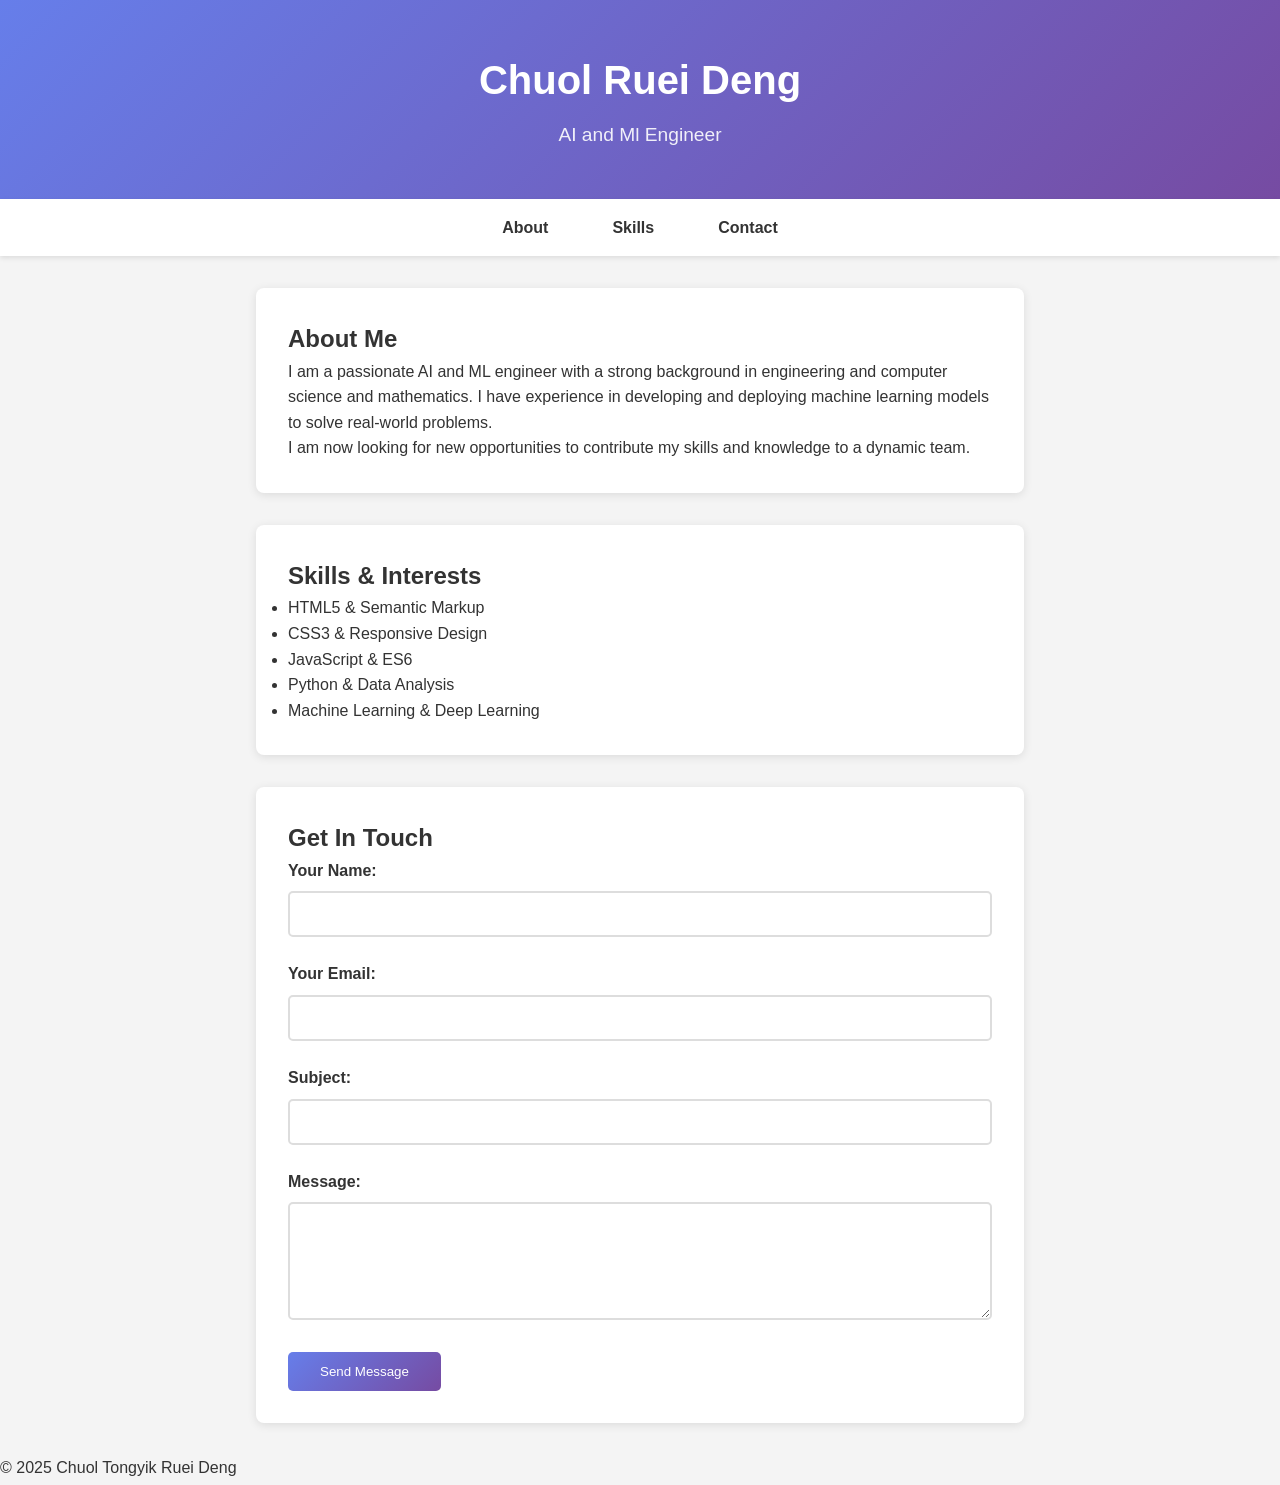
<file: index.html>
<!DOCTYPE html>
<html lang="en">
<head>
    <meta charset="UTF-8">
    <meta name="viewport" content="width=device-width, initial-scale=1.0">
    <title>My Profile - Chuol Ruei Deng</title>
    <link rel="stylesheet" href="style.css">
</head>
<body>
    <header>
    <h1>Chuol Ruei Deng</h1>
    <p class="tagline">AI and Ml Engineer</p>
</header>

<nav>
    <ul>
        <li><a href="#about">About</a></li>
        <li><a href="#skills">Skills</a></li>
        <li><a href="#contact">Contact</a></li>
    </ul>
</nav>

<main>
    <section id="about">
    <h2>About Me</h2>
    <p>I am a passionate AI and ML engineer with a strong background in engineering and computer science and mathematics. I have experience in developing and deploying machine learning models to solve real-world problems.</p>
    <p>I am now looking for new opportunities to contribute my skills and knowledge to a dynamic team.</p>
</section>

<section id="skills">
    <h2>Skills & Interests</h2>
    <ul class="skills-list">
        <li>HTML5 & Semantic Markup</li>
        <li>CSS3 & Responsive Design</li>
        <li>JavaScript & ES6</li>
        <li>Python & Data Analysis</li>
        <li>Machine Learning & Deep Learning</li>
    </ul>
</section>

<section id="contact">
    <h2>Get In Touch</h2>
    <form action="#" method="post" class="contact-form">
    <div class="form-group">
        <label for="name">Your Name:</label>
        <input type="text" id="name" name="name" required>
    </div>
    
    <div class="form-group">
        <label for="email">Your Email:</label>
        <input type="email" id="email" name="email" required>
    </div>
    
    <div class="form-group">
        <label for="subject">Subject:</label>
        <input type="text" id="subject" name="subject">
    </div>
    
    <div class="form-group">
        <label for="message">Message:</label>
        <textarea id="message" name="message" rows="5" required></textarea>
    </div>
    
    <button type="submit">Send Message</button>
</form>
</section>

</main>

<footer>
    <p>&copy; 2025 Chuol Tongyik Ruei Deng</p>
</footer>


</body>
</html>
</file>
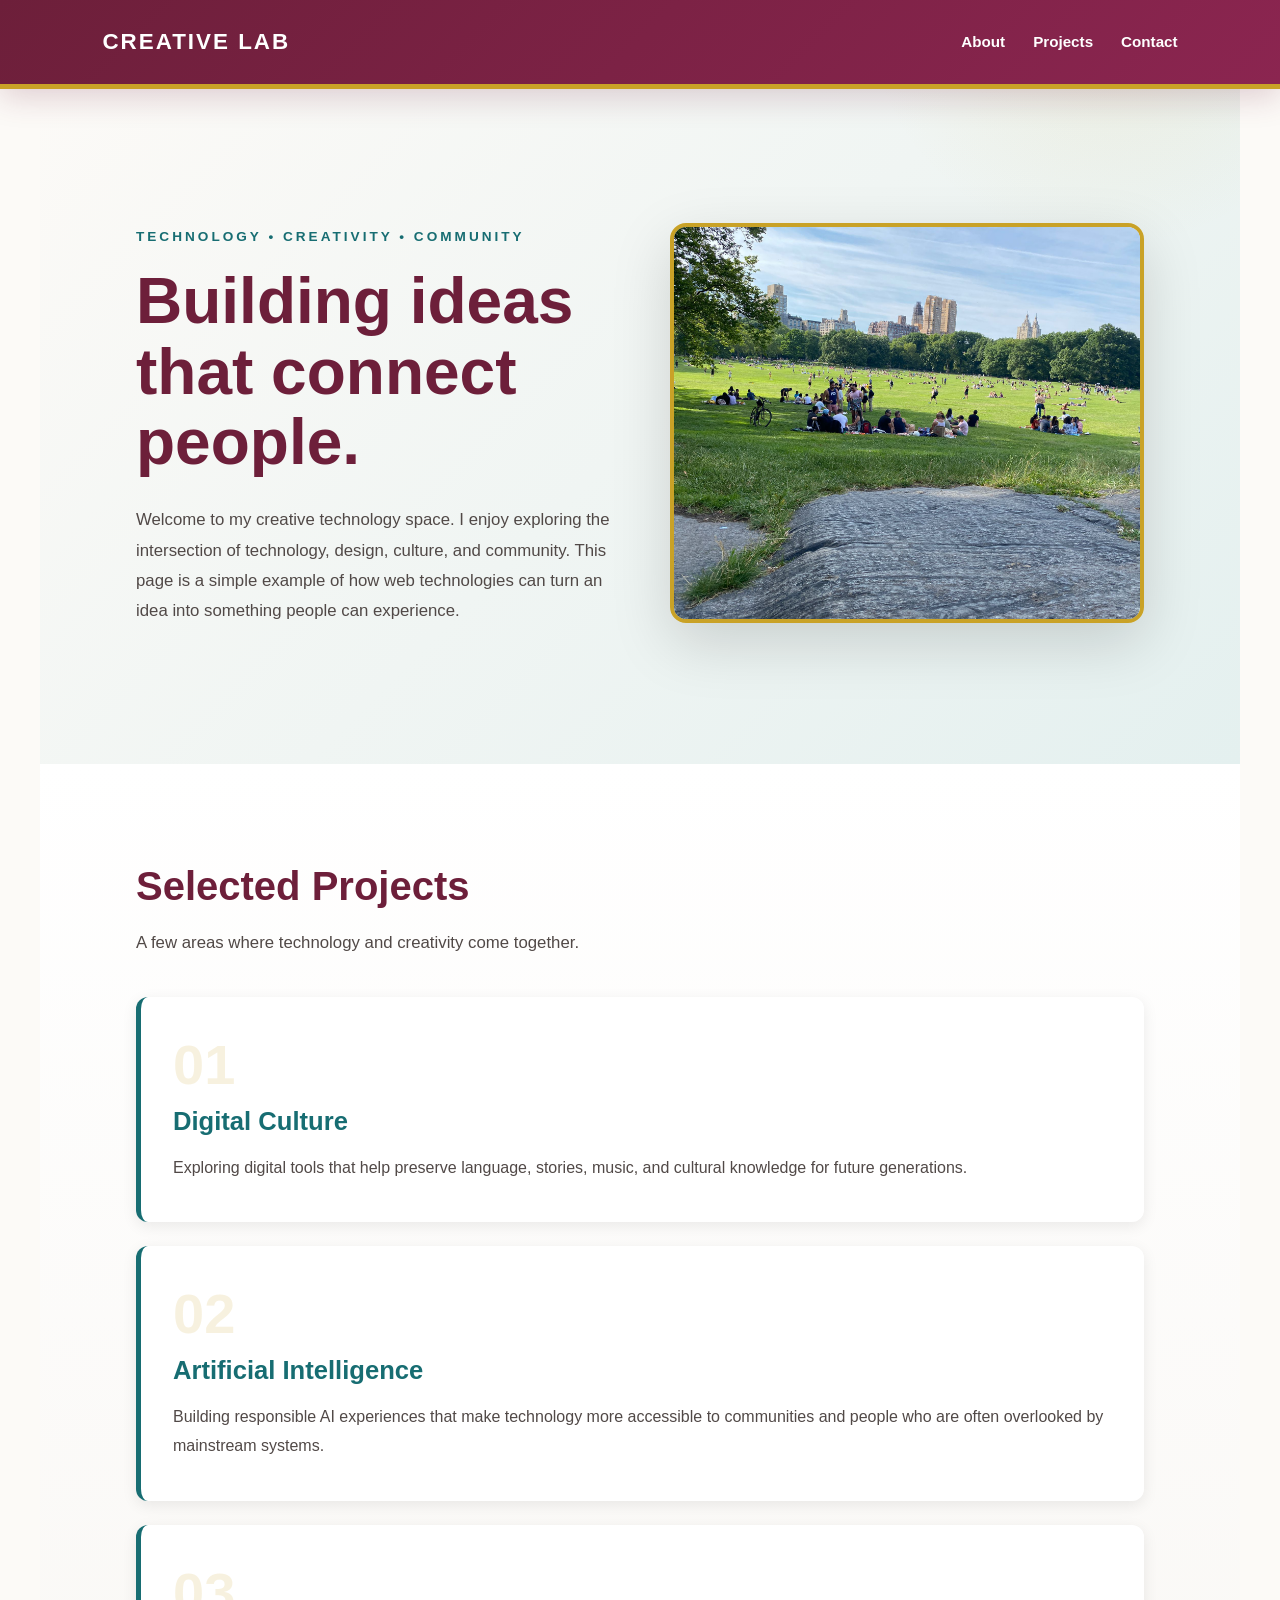
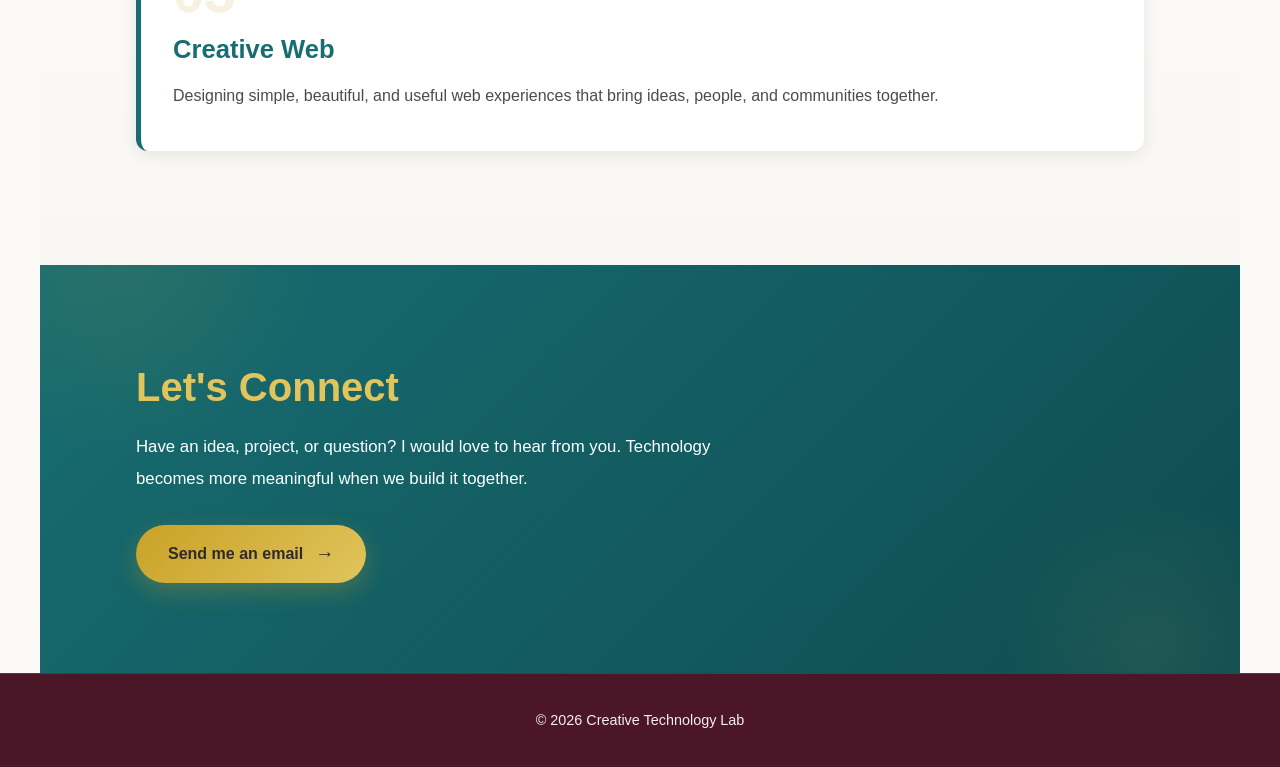
<file: lab1/lab1.html>
<!DOCTYPE html>
<html lang="en">

<head>
    <meta charset="UTF-8">
    <meta name="viewport" content="width=device-width, initial-scale=1.0">

    <title>Creative Technology Lab</title>

    <link rel="stylesheet" href="lab1.css">
</head>

<body>

    <!-- Header -->
    <header>
        <nav>
            <strong class="logo">CREATIVE LAB</strong>

            <ul class="navigation-links">
                <li><a href="#about">About</a></li>
                <li><a href="#projects">Projects</a></li>
                <li><a href="#contact">Contact</a></li>
            </ul>
        </nav>
    </header>


    <!-- Main Content -->
    <main>

        <!-- About Section -->
        <section id="about" class="hero">
            <article class="hero-content">
                <small class="fade-in">TECHNOLOGY • CREATIVITY • COMMUNITY</small>

                <h1 class="fade-in">
                    Building ideas that connect people.
                </h1>

                <p class="fade-in">
                    Welcome to my creative technology space. I enjoy exploring
                    the intersection of technology, design, culture, and community.
                    This page is a simple example of how web technologies can
                    turn an idea into something people can experience.
                </p>
            </article>

            <figure class="hero-image">
                <img 
                    src="pic1.jpeg" 
                    alt="Creative technology and community"
                    class="fade-in"
                >
            </figure>
        </section>


        <!-- Projects Section -->
        <section id="projects">

            <h2 class="fade-in">Selected Projects</h2>

            <p class="section-introduction fade-in">
                A few areas where technology and creativity come together.
            </p>

            <article class="project-card fade-in">
                <aside class="card-number">01</aside>
                <h3>Digital Culture</h3>

                <p>
                    Exploring digital tools that help preserve language,
                    stories, music, and cultural knowledge for future generations.
                </p>
            </article>

            <article class="project-card fade-in">
                <aside class="card-number">02</aside>
                <h3>Artificial Intelligence</h3>

                <p>
                    Building responsible AI experiences that make technology
                    more accessible to communities and people who are often
                    overlooked by mainstream systems.
                </p>
            </article>

            <article class="project-card fade-in">
                <aside class="card-number">03</aside>
                <h3>Creative Web</h3>

                <p>
                    Designing simple, beautiful, and useful web experiences
                    that bring ideas, people, and communities together.
                </p>
            </article>

        </section>


        <!-- Contact Section -->
        <section id="contact">

            <h2 class="fade-in">Let's Connect</h2>

            <p class="fade-in">
                Have an idea, project, or question? I would love to hear from you.
                Technology becomes more meaningful when we build it together.
            </p>

            <a 
                class="email-button fade-in" 
                href="mailto:hello@example.com"
            >
                <span>Send me an email</span>
                <span class="button-icon">→</span>
            </a>

        </section>

    </main>


    <!-- Footer -->
    <footer>
        <p>
            &copy; 2026 Creative Technology Lab
        </p>
    </footer>

</body>

</html>
</file>
<file: style.css>
/* Week 3 Project - Personal Profile Page Starter CSS */

/* Reset and base styles */
* {
    margin: 0;
    padding: 0;
    box-sizing: border-box;
}

body {
    font-family: Arial, sans-serif;
    line-height: 1.6;
    color: #333;
    background-color: #f4f4f4;
}

header {
    background: linear-gradient(135deg, #667eea 0%, #764ba2 100%);
    color: white;
    text-align: center;
    padding: 3rem 0;
}

header h1 {
    font-size: 2.5rem;
    margin-bottom: 0.5rem;
}

.tagline {
    font-size: 1.2rem;
    opacity: 0.9;
}


nav {
    background-color: white;
    padding: 1rem 0;
    box-shadow: 0 2px 5px rgba(0,0,0,0.1);
}

nav ul {
    list-style: none;
    display: flex;
    justify-content: center;
    gap: 2rem;
}

nav a {
    text-decoration: none;
    color: #333;
    font-weight: bold;
    padding: 0.5rem 1rem;
    border-radius: 5px;
    transition: background-color 0.3s ease;
}

nav a:hover {
    background-color: #667eea;
    color: white;
}


main {
    max-width: 800px;
    margin: 2rem auto;
    padding: 0 1rem;
}

section {
    background-color: white;
    margin-bottom: 2rem;
    padding: 2rem;
    border-radius: 8px;
    box-shadow: 0 2px 10px rgba(0,0,0,0.1);
}

/* Form styling */
.form-group {
    margin-bottom: 1.5rem;
}

label {
    display: block;
    margin-bottom: 0.5rem;
    font-weight: bold;
}

input[type="text"],
input[type="email"],
textarea {
    width: 100%;
    padding: 0.75rem;
    border: 2px solid #ddd;
    border-radius: 5px;
    font-size: 1rem;
}

input:focus,
textarea:focus {
    outline: none;
    border-color: #667eea;
}

button {
    background: linear-gradient(135deg, #667eea 0%, #764ba2 100%);
    color: white;
    padding: 0.75rem 2rem;
    border: none;
    border-radius: 5px;
    cursor: pointer;
}


/* Students will add styles here during the project */

/* Header styles - to be added */

/* Navigation styles - to be added */

/* Main content styles - to be added */

/* Form styles - to be added when we introduce forms */

/* Footer styles - to be added */
</file>
<file: lab1/lab1.css>
/* =========================================
   ANIMATIONS
   ========================================= */

@keyframes fadeInUp {
    from {
        opacity: 0;
        transform: translateY(30px);
    }
    to {
        opacity: 1;
        transform: translateY(0);
    }
}

/* =========================================
   GENERAL
   ========================================= */

* {
    box-sizing: border-box;
    margin: 0;
    padding: 0;
}

html {
    scroll-behavior: smooth;
}

body {
    font-family: 'Segoe UI', Tahoma, Geneva, Verdana, sans-serif;
    background: #fcfaf7;
    color: #302a28;
    line-height: 1.6;
}

.fade-in {
    animation: fadeInUp 0.8s ease-out forwards;
    opacity: 0;
}

.fade-in:nth-child(1) { animation-delay: 0.1s; }
.fade-in:nth-child(2) { animation-delay: 0.2s; }
.fade-in:nth-child(3) { animation-delay: 0.3s; }

/* =========================================
   HEADER
   ========================================= */

header {
    background: linear-gradient(135deg, #6d1f3a 0%, #8b2550 100%);
    color: white;
    padding: 24px 8%;
    border-bottom: 5px solid #c9a227;
    position: sticky;
    top: 0;
    z-index: 100;
    box-shadow: 0 8px 32px rgba(109, 31, 58, 0.2);
}

nav {
    max-width: 1200px;
    margin: auto;
    display: flex;
    justify-content: space-between;
    align-items: center;
}

.logo {
    font-size: 1.4rem;
    letter-spacing: 2px;
    cursor: pointer;
    transition: transform 0.3s ease;
}

.logo:hover {
    transform: scale(1.05);
}

.navigation-links {
    display: flex;
    gap: 28px;
    list-style: none;
}

.navigation-links li {
    display: inline;
}

.navigation-links a {
    color: white;
    text-decoration: none;
    font-weight: 600;
    transition: all 0.3s ease;
    position: relative;
    font-size: 0.95rem;
}

.navigation-links a::after {
    content: '';
    position: absolute;
    bottom: -5px;
    left: 0;
    width: 0;
    height: 2px;
    background: #e0c45c;
    transition: width 0.3s ease;
}

.navigation-links a:hover {
    color: #e0c45c;
    transform: translateY(-2px);
}

.navigation-links a:hover::after {
    width: 100%;
}

/* =========================================
   MAIN
   ========================================= */

main {
    max-width: 1200px;
    margin: auto;
}

main > section {
    padding: 90px 8%;
}

/* =========================================
   ABOUT / HERO
   ========================================= */

.hero {
    min-height: 75vh;
    display: grid;
    grid-template-columns: 1fr 1fr;
    align-items: center;
    gap: 60px;
    background: linear-gradient(135deg, #fcfaf7 0%, #e4f0ef 100%);
    position: relative;
    overflow: hidden;
}

.hero::before {
    content: '';
    position: absolute;
    top: -50%;
    right: -10%;
    width: 500px;
    height: 500px;
    background: radial-gradient(circle, rgba(201, 162, 39, 0.1) 0%, transparent 70%);
    border-radius: 50%;
}

.hero-content {
    position: relative;
    z-index: 2;
}

.hero small {
    color: #176d72;
    font-weight: 700;
    letter-spacing: 3px;
    margin-bottom: 18px;
    text-transform: uppercase;
    font-size: 0.85rem;
    display: block;
}

.hero h1 {
    color: #6d1f3a;
    font-size: clamp(2.5rem, 5vw, 4rem);
    line-height: 1.1;
    margin-bottom: 28px;
    font-weight: 800;
}

.hero p {
    font-size: 1.05rem;
    color: #514947;
    line-height: 1.8;
}

/* =========================================
   HERO IMAGE
   ========================================= */

.hero-image {
    position: relative;
    z-index: 1;
    margin: 0;
}

.hero-image img {
    width: 100%;
    height: 400px;
    object-fit: cover;
    border-radius: 16px;
    border: 4px solid #c9a227;
    box-shadow: 0 20px 60px rgba(0, 0, 0, 0.15);
    transition: all 0.4s ease;
}

.hero-image img:hover {
    transform: translateY(-8px) scale(1.02);
    box-shadow: 0 30px 80px rgba(201, 162, 39, 0.3);
}

/* =========================================
   PROJECTS
   ========================================= */

#projects {
    background: linear-gradient(180deg, #ffffff 0%, #f9f7f4 100%);
}

#projects h2,
#contact h2 {
    color: #6d1f3a;
    font-size: 2.5rem;
    margin-bottom: 12px;
    font-weight: 800;
}

.section-introduction {
    max-width: 650px;
    margin-bottom: 40px;
    color: #514947;
    font-size: 1.05rem;
}

/* Project Cards */

.project-card {
    background: white;
    border-left: 5px solid #176d72;
    padding: 40px 32px;
    margin-bottom: 24px;
    border-radius: 12px;
    transition: all 0.4s ease;
    position: relative;
    overflow: hidden;
    box-shadow: 0 4px 15px rgba(0, 0, 0, 0.08);
    cursor: pointer;
}

.project-card::before {
    content: '';
    position: absolute;
    top: 0;
    right: -100%;
    width: 100%;
    height: 100%;
    background: linear-gradient(90deg, transparent 0%, rgba(23, 109, 114, 0.05) 50%, transparent 100%);
    transition: right 0.6s ease;
    z-index: 0;
}

.project-card:hover::before {
    right: 100%;
}

.project-card:hover {
    transform: translateX(12px) translateY(-6px);
    box-shadow: 0 20px 50px rgba(23, 109, 114, 0.2);
    border-left-color: #c9a227;
}

.project-card > * {
    position: relative;
    z-index: 2;
}

.card-number {
    font-size: 3.5rem;
    font-weight: 900;
    color: rgba(201, 162, 39, 0.15);
    line-height: 1;
    margin-bottom: 8px;
    display: block;
}

.project-card h3 {
    color: #176d72;
    font-size: 1.6rem;
    margin-bottom: 12px;
    font-weight: 700;
    transition: color 0.3s ease;
}

.project-card:hover h3 {
    color: #c9a227;
}

.project-card p {
    color: #514947;
    font-size: 1rem;
    line-height: 1.8;
}

.project-card::after {
    content: '';
    position: absolute;
    bottom: -2px;
    right: 0;
    width: 200px;
    height: 4px;
    background: linear-gradient(90deg, transparent 0%, #c9a227 100%);
    opacity: 0;
    transition: opacity 0.4s ease;
}

.project-card:hover::after {
    opacity: 1;
}

/* =========================================
   CONTACT
   ========================================= */

#contact {
    background: linear-gradient(135deg, #176d72 0%, #0f4c50 100%);
    color: white;
    position: relative;
    overflow: hidden;
}

#contact::before {
    content: '';
    position: absolute;
    top: -50%;
    left: -10%;
    width: 400px;
    height: 400px;
    background: radial-gradient(circle, rgba(201, 162, 39, 0.1) 0%, transparent 70%);
    border-radius: 50%;
}

#contact::after {
    content: '';
    position: absolute;
    bottom: -30%;
    right: -5%;
    width: 300px;
    height: 300px;
    background: radial-gradient(circle, rgba(225, 196, 92, 0.08) 0%, transparent 70%);
    border-radius: 50%;
}

#contact h2 {
    color: #e0c45c;
    position: relative;
    z-index: 2;
}

#contact p {
    max-width: 600px;
    margin-bottom: 30px;
    line-height: 1.9;
    position: relative;
    z-index: 2;
    font-size: 1.05rem;
}

/* Email Button */

.email-button {
    display: inline-flex;
    align-items: center;
    gap: 12px;
    background: linear-gradient(135deg, #c9a227 0%, #e0c45c 100%);
    color: #302a28;
    padding: 14px 32px;
    border-radius: 50px;
    text-decoration: none;
    font-weight: 700;
    transition: all 0.4s ease;
    position: relative;
    z-index: 2;
    cursor: pointer;
    box-shadow: 0 8px 25px rgba(201, 162, 39, 0.3);
    border: none;
}

.email-button:hover {
    transform: translateY(-4px);
    box-shadow: 0 16px 40px rgba(201, 162, 39, 0.5);
}

.button-icon {
    display: inline-block;
    transition: transform 0.4s ease;
    font-size: 1.2rem;
}

.email-button:hover .button-icon {
    transform: translateX(4px);
}

/* =========================================
   FOOTER
   ========================================= */

footer {
    background: #4c1629;
    color: #f5eee7;
    text-align: center;
    padding: 35px;
    font-size: 0.9rem;
    border-top: 1px solid rgba(201, 162, 39, 0.2);
    transition: all 0.3s ease;
}

footer:hover {
    background: #5a1a34;
}

/* =========================================
   MOBILE
   ========================================= */

@media (max-width: 700px) {

    nav {
        flex-direction: column;
        gap: 18px;
    }

    .navigation-links {
        gap: 15px;
        flex-wrap: wrap;
        justify-content: center;
    }

    main > section {
        padding: 50px 8%;
    }

    .hero {
        grid-template-columns: 1fr;
        gap: 30px;
        min-height: auto;
        padding: 60px 8%;
    }

    .hero h1 {
        font-size: 2rem;
        line-height: 1.2;
    }

    .hero p {
        font-size: 0.95rem;
    }

    .hero-image img {
        height: 250px;
    }

    .project-card {
        padding: 28px 20px;
        margin-bottom: 16px;
    }

    .project-card:hover {
        transform: translateX(8px) translateY(-4px);
    }

    .card-number {
        font-size: 2.5rem;
    }

    .project-card h3 {
        font-size: 1.3rem;
    }

    #projects h2,
    #contact h2 {
        font-size: 2rem;
    }

    .email-button {
        width: 100%;
        justify-content: center;
        padding: 16px 24px;
    }
}
</file>
